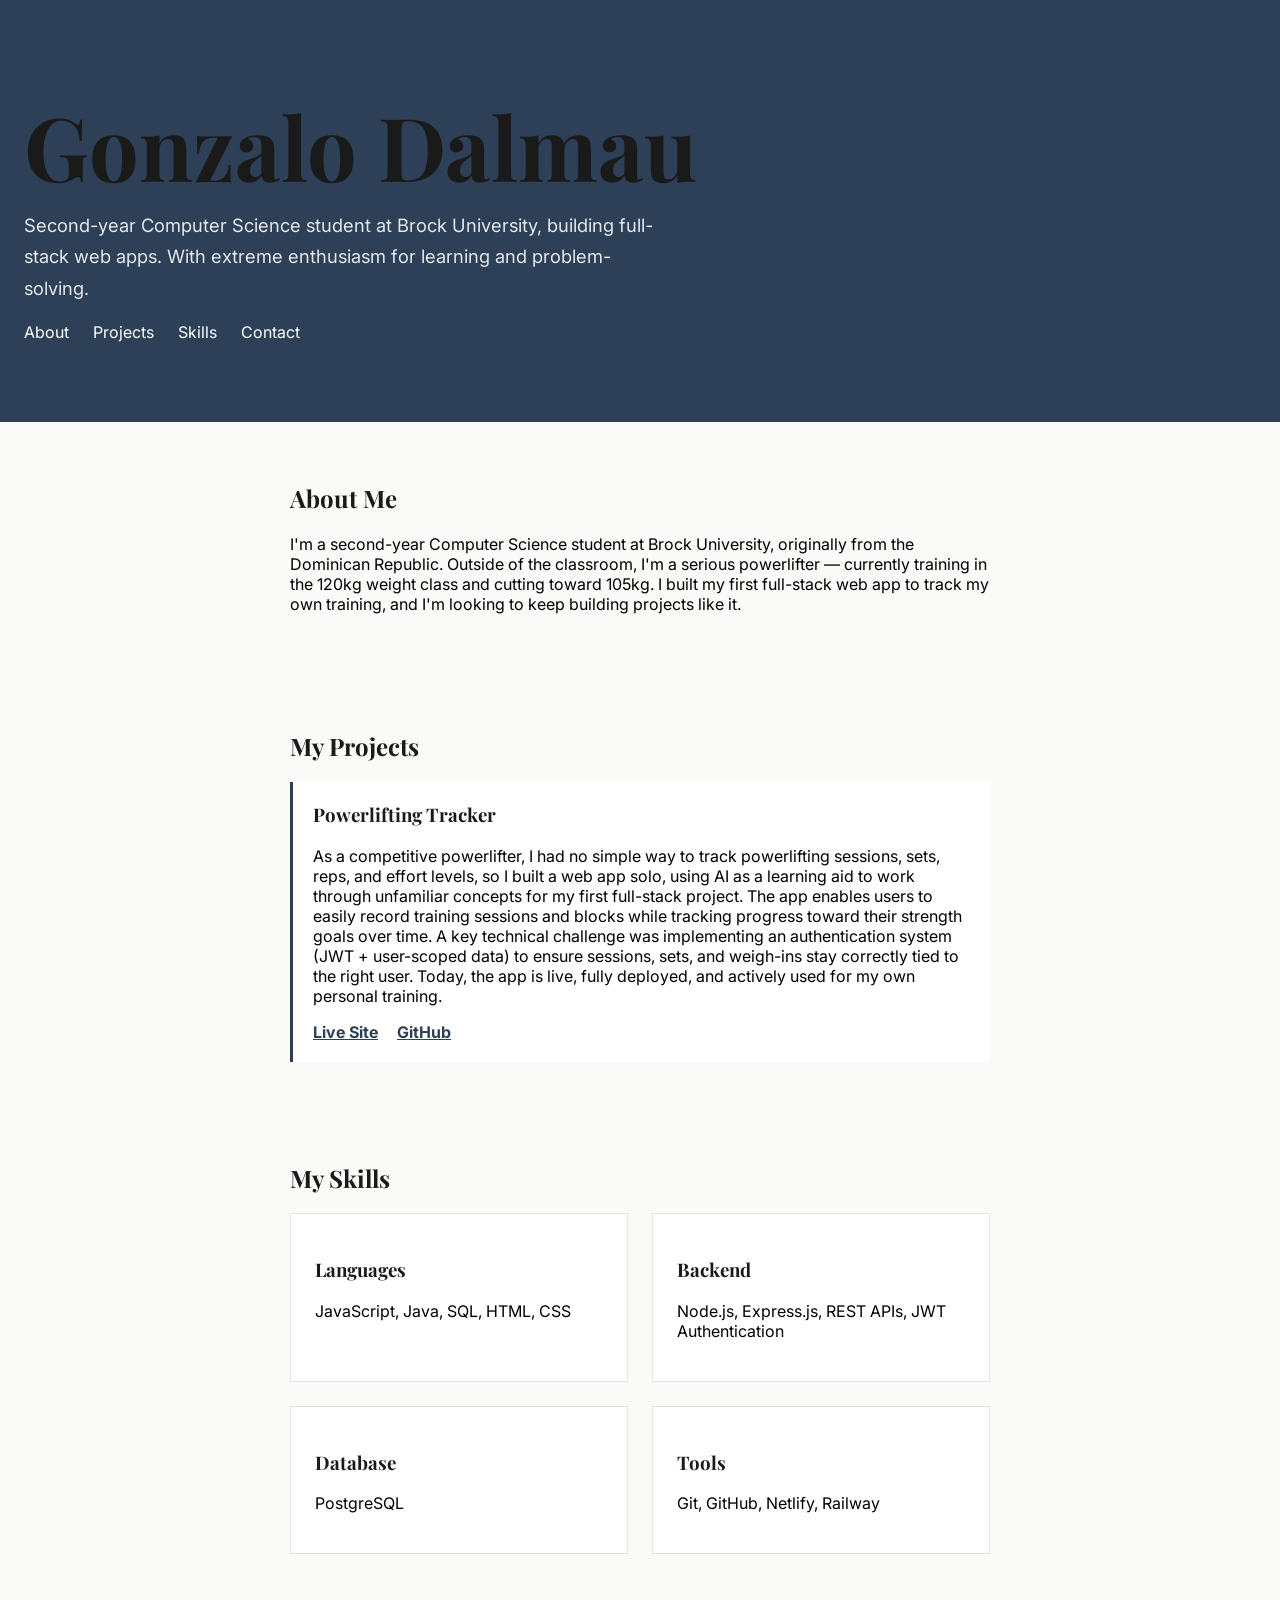
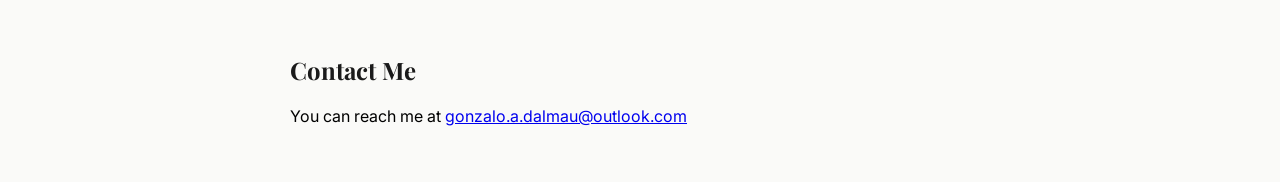
<file: index.html>
<!DOCTYPE html>
<html>
  <head>
    <meta charset="UTF-8">
    <meta name="viewport" content="width=device-width, initial-scale=1.0">
    <title>Gonzalo Dalmau — Portfolio</title>
    <link rel="icon" type="image/x-icon" href="favicon.ico">
    <link rel="preconnect" href="https://fonts.googleapis.com">
    <link rel="preconnect" href="https://fonts.gstatic.com" crossorigin>
    <link href="https://fonts.googleapis.com/css2?family=Inter:ital,opsz,wght@0,14..32,100..900;1,14..32,100..900&family=Playfair+Display:ital,wght@0,400..900;1,400..900&display=swap" rel="stylesheet">
    <link rel="stylesheet" href="style.css">
</head>
    <body>
        <header>
            <h1>Gonzalo Dalmau</h1>
            <p>Second-year Computer Science student at Brock University, building full-stack web apps. With extreme enthusiasm for learning and problem-solving.</p>
            <nav>
                <a href="#about">About</a>
                <a href="#projects">Projects</a>
                <a href="#skills">Skills</a>
                <a href="#contact">Contact</a>
            </nav>
        </header>

    <section id="about">
        <h2>About Me</h2>
        <p>I'm a second-year Computer Science student at Brock University, originally from the Dominican Republic. Outside of the classroom, I'm a serious powerlifter — currently training in the 120kg weight class and cutting toward 105kg. I built my first full-stack web app to track my own training, and I'm looking to keep building projects like it.</p>
    </section>

    <section id="projects">
        <h2>My Projects</h2>
        <article>
            <h3>Powerlifting Tracker</h3>
            <p>As a competitive powerlifter, I had no simple way to track powerlifting sessions, sets, reps, and effort levels, so I built a web app solo, using AI as a learning aid to work through unfamiliar concepts for my first full-stack project. The app enables users to easily record training sessions and blocks while tracking progress toward their strength goals over time. A key technical challenge was implementing an authentication system (JWT + user-scoped data) to ensure sessions, sets, and weigh-ins stay correctly tied to the right user. Today, the app is live, fully deployed, and actively used for my own personal training.</p>
            <a href="https://powerlifttracker.netlify.app/" target="_blank">Live Site</a>
            <a href="https://github.com/GonzaloDalmau/powerlifting-tracker" target="_blank">GitHub</a>
        </article>
    </section>

    <section id="skills">
        <h2>My Skills</h2>
        <div class="skills-grid">
            <div>
                <h3>Languages</h3>
                <p>JavaScript, Java, SQL, HTML, CSS</p>
            </div>
            <div>
                <h3>Backend</h3>
                <p>Node.js, Express.js, REST APIs, JWT Authentication</p>
            </div>
            <div>
                <h3>Database</h3>
                <p>PostgreSQL</p>
            </div>
            <div>
                <h3>Tools</h3>
                <p>Git, GitHub, Netlify, Railway</p>
            </div>
        </div>
    </section>

    <section id="contact">
        <h2>Contact Me</h2>
        <p>You can reach me at <a href="mailto:gonzalo.a.dalmau@outlook.com">gonzalo.a.dalmau@outlook.com</a></p>
    </section>
    </body>
</html>
</file>
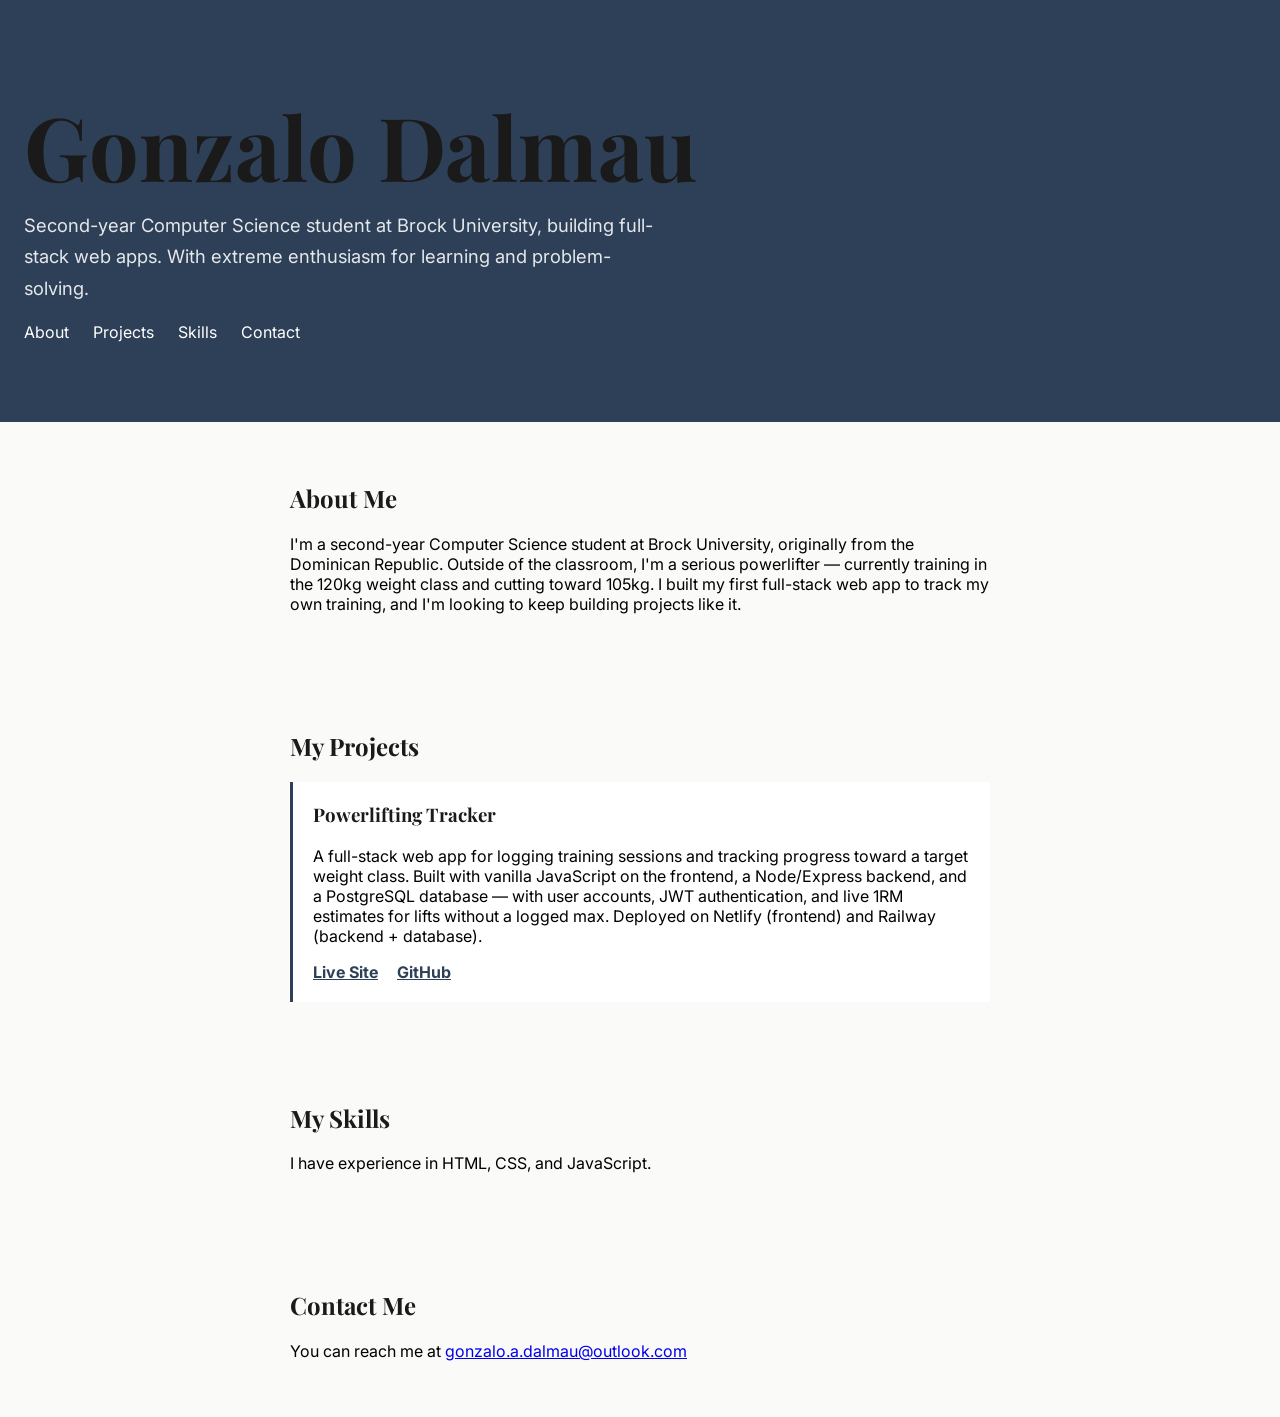
<file: porfolio.html>
<!DOCTYPE html>
<html>
  <head>
    <meta charset="UTF-8">
    <meta name="viewport" content="width=device-width, initial-scale=1.0">
    <title>Gonzalo Dalmau — Portfolio</title>
    <link rel="icon" type="image/x-icon" href="favicon.ico">
    <link rel="preconnect" href="https://fonts.googleapis.com">
    <link rel="preconnect" href="https://fonts.gstatic.com" crossorigin>
    <link href="https://fonts.googleapis.com/css2?family=Inter:ital,opsz,wght@0,14..32,100..900;1,14..32,100..900&family=Playfair+Display:ital,wght@0,400..900;1,400..900&display=swap" rel="stylesheet">
    <link rel="stylesheet" href="style.css">
</head>
    <body>
        <header>
           
            <h1>Gonzalo Dalmau</h1>
            <p>Second-year Computer Science student at Brock University, building full-stack web apps. With extreme enthusiasm for learning and problem-solving.</p>
            <nav>
                <a href="#about">About</a>
                <a href="#projects">Projects</a>
                <a href="#skills">Skills</a>
                <a href="#contact">Contact</a>
            </nav>
        </header>

    <section id ="about">
        <h2>About Me</h2>
        <p>I'm a second-year Computer Science student at Brock University, originally from the Dominican Republic. Outside of the classroom, I'm a serious powerlifter — currently training in the 120kg weight class and cutting toward 105kg. I built my first full-stack web app to track my own training, and I'm looking to keep building projects like it.</p>
    </section>
    <section id="projects">
        <h2>My Projects</h2>
        <article>
            <h3>Powerlifting Tracker</h3>
        <p>A full-stack web app for logging training sessions and tracking progress toward a target weight class.
            Built with vanilla JavaScript on the frontend, a Node/Express backend, and a PostgreSQL database — with user accounts, 
            JWT authentication, and live 1RM estimates for lifts without a logged max. Deployed on Netlify (frontend) and Railway (backend + database).</p>
            <a href="#">Live Site</a>
            <a href="#">GitHub</a>
        </article>
    </section>
        <section id="skills">
            <h2>My Skills</h2>
            <p>I have experience in HTML, CSS, and JavaScript.</p>
        </section>
        <section id="contact">
            <h2>Contact Me</h2>
            <p>You can reach me at <a href="mailto:gonzalo.a.dalmau@outlook.com">gonzalo.a.dalmau@outlook.com</a></p>
        </section>
    </body>
</html>
</file>
<file: style.css>
body {
    font-family: "Inter", sans-serif;
    margin: 0;
    padding: 0;
    background-color: #FAFAF8;
}

h1, h2, h3 {
    font-family: "Playfair Display", serif;
    color: #1A1A1A;
    text-align: left;
}

header {
    background-color: #2E4057;
    color: #fff;
    padding: 32px 24px 80px;
}

header h1 {
    font-size: clamp(3rem, 7vw, 5.5rem);
    line-height: 1;
    margin: 70px 0 20px;
    max-width: 900px;
}

header p {
    font-size: 1.15rem;
    line-height: 1.7;
    max-width: 650px;
    color: #E5E7EB;
}

.skills-grid {
    display: grid;
    grid-template-columns: repeat(2, 1fr);
    gap: 24px;
}

.skills-grid div {
    padding: 24px;
    background: #fff;
    border: 1px solid #E5E5E5;
}

section {
    max-width: 700px;
    margin: 0 auto;
    padding: 40px 20px;
}

nav a {
    color: #fff;
    text-decoration: none;
    margin-right: 20px;
    font-family: "Inter", sans-serif;
}

nav a:hover {
    text-decoration: underline;
}

html {
    scroll-behavior: smooth;
}

article {
    border-left: 3px solid #2E4057;
    padding: 20px;
    margin-top: 20px;
    background-color: #fff;
}

article h3 {
    margin-top: 0;
}

article a {
    color: #2E4057;
    margin-right: 15px;
    font-weight: bold;
}
</file>
